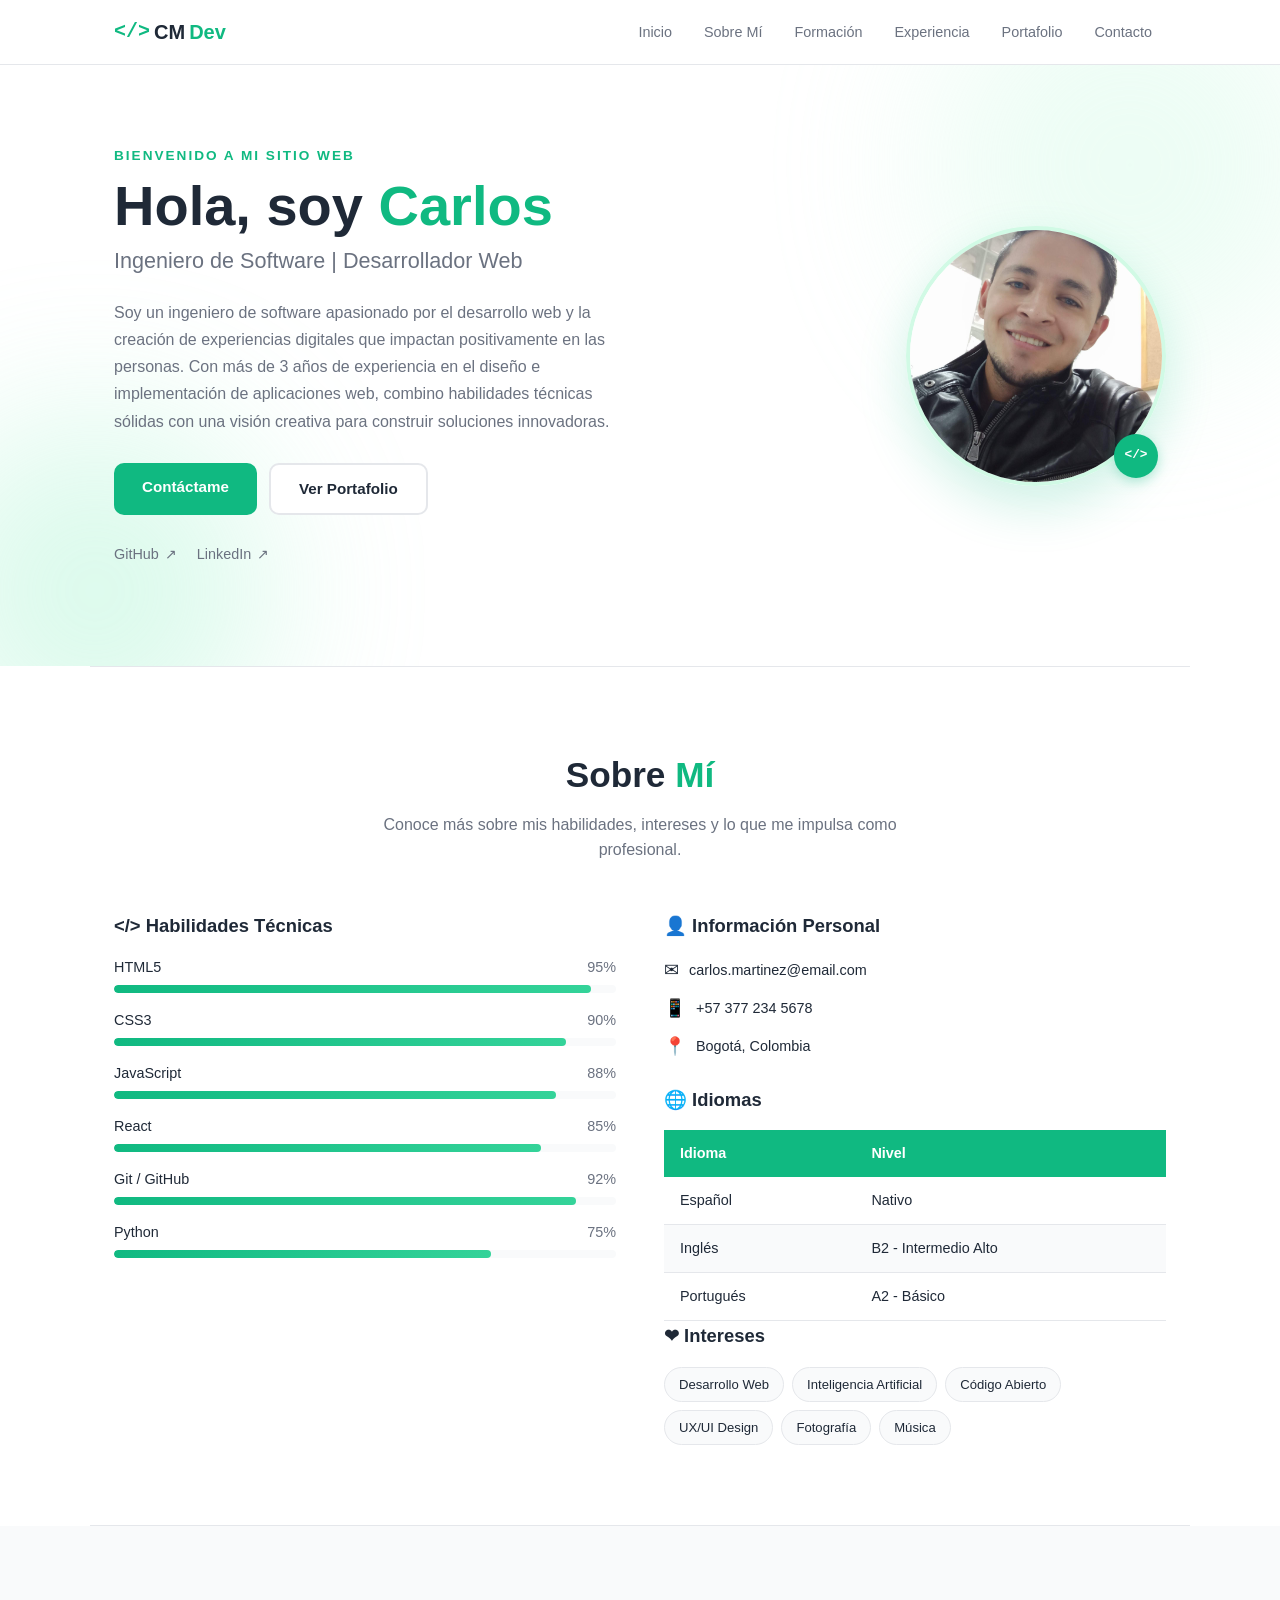
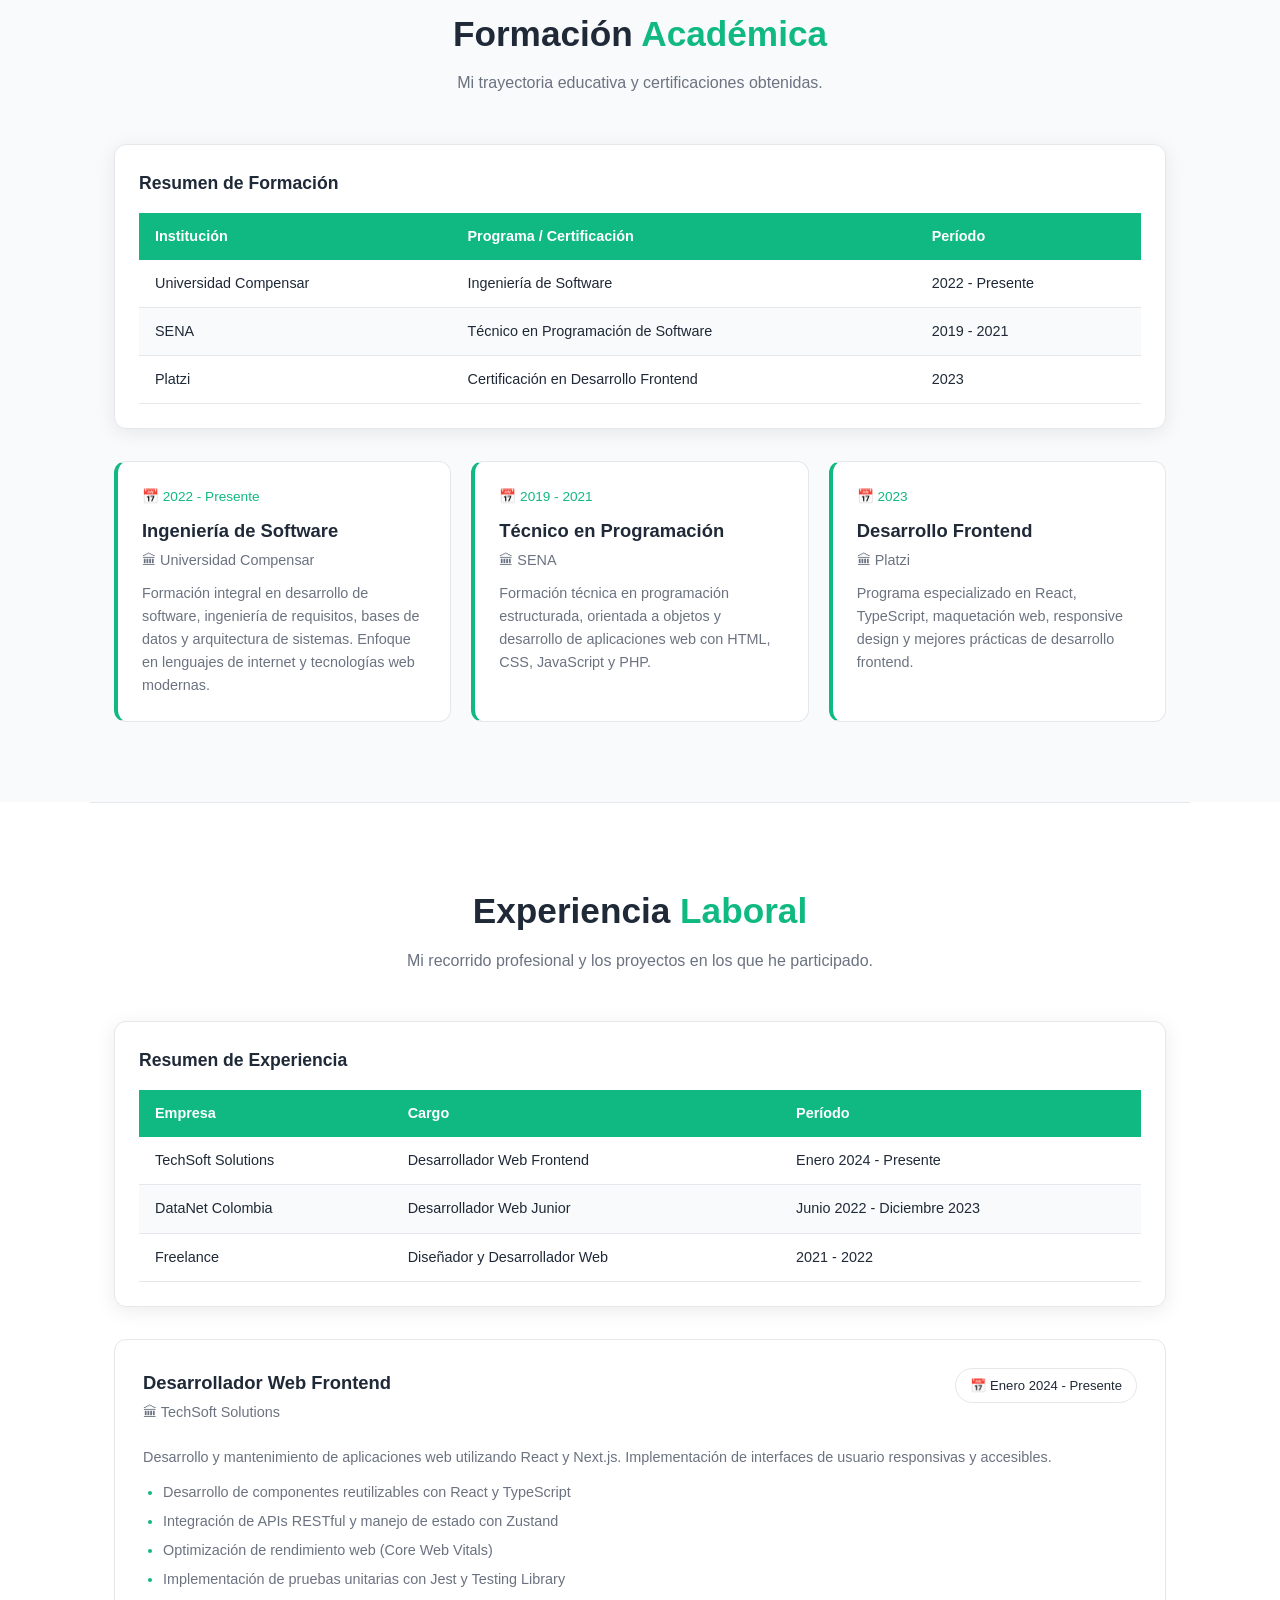
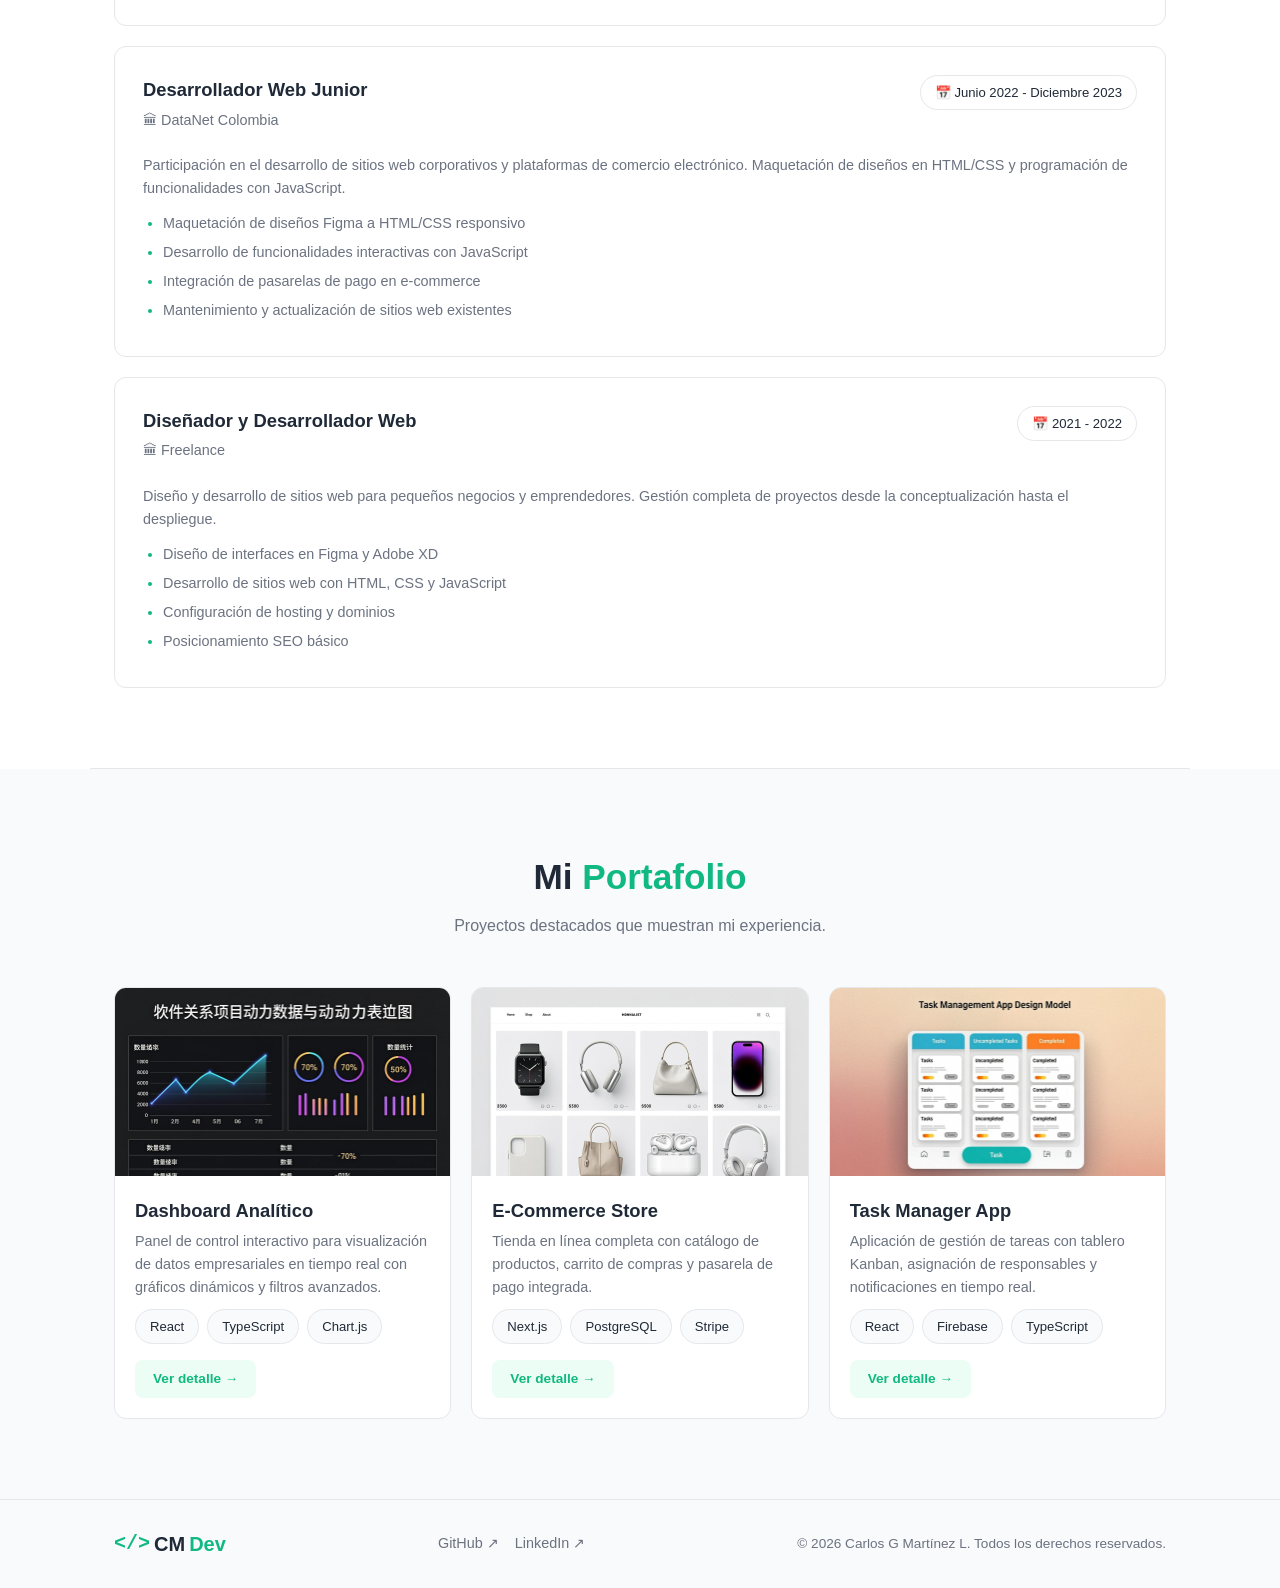
<file: index.html>
<!DOCTYPE html>
<html lang="es">
<head>
    <meta charset="UTF-8">
    <meta name="viewport" content="width=device-width, initial-scale=1.0">
    <title>Carlos G. Martínez | Ingeniero de Software</title>
    <meta name="description" content="Sitio web personal de Carlos G. Martínez - Ingeniero de Software y Desarrollador Web">
    <meta name="keywords" content="hoja de vida, ingeniero de software, desarrollador web, portafolio">
    <link rel="stylesheet" href="styles.css">
</head>
<body>

    <!-- ═══════ NAVEGACIÓN ═══════ -->
    <nav id="navbar">
        <div class="nav-container">
            <a href="index.html" class="logo">
                <span class="logo-code">&lt;/&gt;</span> CM<span class="logo-accent">Dev</span>
            </a>
            <button class="menu-toggle" onclick="toggleMenu()" aria-label="Abrir menú">
                <span class="menu-icon" id="menuIcon">&#9776;</span>
            </button>
            <ul class="nav-links" id="navLinks">
                <li><a href="#inicio">Inicio</a></li>
                <li><a href="#sobre-mi">Sobre Mí</a></li>
                <li><a href="#formacion">Formación</a></li>
                <li><a href="#experiencia">Experiencia</a></li>
                <li><a href="portfolio.html">Portafolio</a></li>
                <li><a href="contact.html">Contacto</a></li>
            </ul>
        </div>
    </nav>

    <!-- ═══════ HERO / INICIO ═══════ -->
    <section id="inicio" class="hero">
        <div class="hero-bg-shapes">
            <div class="shape shape-1"></div>
            <div class="shape shape-2"></div>
        </div>
        <div class="container hero-content">
            <div class="hero-text">
                <p class="hero-greeting">Bienvenido a mi sitio web</p>
                <h1>Hola, soy <span class="highlight">Carlos</span></h1>
                <p class="hero-title">Ingeniero de Software | Desarrollador Web</p>
                <p class="hero-bio">
                    Soy un ingeniero de software apasionado por el desarrollo web y la creación 
                    de experiencias digitales que impactan positivamente en las personas. Con más 
                    de 3 años de experiencia en el diseño e implementación de aplicaciones web, 
                    combino habilidades técnicas sólidas con una visión creativa para construir 
                    soluciones innovadoras.
                </p>
                <div class="hero-buttons">
                    <a href="contact.html" class="btn btn-primary">Contáctame</a>
                    <a href="portfolio.html" class="btn btn-outline">Ver Portafolio</a>
                </div>
                <div class="hero-social">
                    <a href="https://github.com/ingcmartinezvii-cpu" target="_blank" rel="noopener noreferrer">
                        <span>GitHub</span> ↗
                    </a>
                    <a href="https://linkedin.com" target="_blank" rel="noopener noreferrer">
                        <span>LinkedIn</span> ↗
                    </a>
                </div>
            </div>
            <div class="hero-image">
                <div class="profile-circle">
                    <img src="images/perfil.jpg" alt="Foto de perfil de Carlos G. Martínez">
                </div>
                <div class="profile-badge">&lt;/&gt;</div>
            </div>
        </div>
    </section>

    <hr class="section-divider">

    <!-- ═══════ SOBRE MÍ ═══════ -->
    <section id="sobre-mi" class="section">
        <div class="container">
            <h2 class="section-title">Sobre <span class="highlight">Mí</span></h2>
            <p class="section-subtitle">Conoce más sobre mis habilidades, intereses y lo que me impulsa como profesional.</p>

            <div class="about-grid">
                <!-- Habilidades Técnicas -->
                <div class="skills-section">
                    <h3 class="subsection-title">&lt;/&gt; Habilidades Técnicas</h3>
                    <div class="skills-list">
                        <div class="skill-item">
                            <div class="skill-header">
                                <span class="skill-name">HTML5</span>
                                <span class="skill-percent">95%</span>
                            </div>
                            <div class="skill-bar"><div class="skill-fill" style="width: 95%"></div></div>
                        </div>
                        <div class="skill-item">
                            <div class="skill-header">
                                <span class="skill-name">CSS3</span>
                                <span class="skill-percent">90%</span>
                            </div>
                            <div class="skill-bar"><div class="skill-fill" style="width: 90%"></div></div>
                        </div>
                        <div class="skill-item">
                            <div class="skill-header">
                                <span class="skill-name">JavaScript</span>
                                <span class="skill-percent">88%</span>
                            </div>
                            <div class="skill-bar"><div class="skill-fill" style="width: 88%"></div></div>
                        </div>
                        <div class="skill-item">
                            <div class="skill-header">
                                <span class="skill-name">React</span>
                                <span class="skill-percent">85%</span>
                            </div>
                            <div class="skill-bar"><div class="skill-fill" style="width: 85%"></div></div>
                        </div>
                        <div class="skill-item">
                            <div class="skill-header">
                                <span class="skill-name">Git / GitHub</span>
                                <span class="skill-percent">92%</span>
                            </div>
                            <div class="skill-bar"><div class="skill-fill" style="width: 92%"></div></div>
                        </div>
                        <div class="skill-item">
                            <div class="skill-header">
                                <span class="skill-name">Python</span>
                                <span class="skill-percent">75%</span>
                            </div>
                            <div class="skill-bar"><div class="skill-fill" style="width: 75%"></div></div>
                        </div>
                    </div>
                </div>

                <!-- Información Personal -->
                <div class="info-section">
                    <h3 class="subsection-title">👤 Información Personal</h3>
                    <div class="contact-list">
                        <div class="contact-item">
                            <span class="contact-icon">✉</span>
                            <span>carlos.martinez@email.com</span>
                        </div>
                        <div class="contact-item">
                            <span class="contact-icon">📱</span>
                            <span>+57 377 234 5678</span>
                        </div>
                        <div class="contact-item">
                            <span class="contact-icon">📍</span>
                            <span>Bogotá, Colombia</span>
                        </div>
                    </div>

                    <!-- Tabla de Idiomas -->
                    <h3 class="subsection-title">🌐 Idiomas</h3>
                    <table class="data-table">
                        <thead>
                            <tr>
                                <th>Idioma</th>
                                <th>Nivel</th>
                            </tr>
                        </thead>
                        <tbody>
                            <tr>
                                <td>Español</td>
                                <td>Nativo</td>
                            </tr>
                            <tr>
                                <td>Inglés</td>
                                <td>B2 - Intermedio Alto</td>
                            </tr>
                            <tr>
                                <td>Portugués</td>
                                <td>A2 - Básico</td>
                            </tr>
                        </tbody>
                    </table>

                    <!-- Intereses -->
                    <h3 class="subsection-title">❤ Intereses</h3>
                    <div class="badges">
                        <span class="badge">Desarrollo Web</span>
                        <span class="badge">Inteligencia Artificial</span>
                        <span class="badge">Código Abierto</span>
                        <span class="badge">UX/UI Design</span>
                        <span class="badge">Fotografía</span>
                        <span class="badge">Música</span>
                    </div>
                </div>
            </div>
        </div>
    </section>

    <hr class="section-divider">

    <!-- ═══════ FORMACIÓN ACADÉMICA ═══════ -->
    <section id="formacion" class="section section-alt">
        <div class="container">
            <h2 class="section-title">Formación <span class="highlight">Académica</span></h2>
            <p class="section-subtitle">Mi trayectoria educativa y certificaciones obtenidas.</p>

            <!-- Tabla resumen -->
            <div class="table-card">
                <h3 class="table-title">Resumen de Formación</h3>
                <table class="data-table">
                    <thead>
                        <tr>
                            <th>Institución</th>
                            <th>Programa / Certificación</th>
                            <th>Período</th>
                        </tr>
                    </thead>
                    <tbody>
                        <tr>
                            <td>Universidad Compensar</td>
                            <td>Ingeniería de Software</td>
                            <td>2022 - Presente</td>
                        </tr>
                        <tr>
                            <td>SENA</td>
                            <td>Técnico en Programación de Software</td>
                            <td>2019 - 2021</td>
                        </tr>
                        <tr>
                            <td>Platzi</td>
                            <td>Certificación en Desarrollo Frontend</td>
                            <td>2023</td>
                        </tr>
                    </tbody>
                </table>
            </div>

            <!-- Tarjetas de formación -->
            <div class="cards-grid">
                <div class="card card-accent">
                    <div class="card-period">📅 2022 - Presente</div>
                    <h3 class="card-title">Ingeniería de Software</h3>
                    <p class="card-institution">🏛 Universidad Compensar</p>
                    <p class="card-description">
                        Formación integral en desarrollo de software, ingeniería de requisitos, 
                        bases de datos y arquitectura de sistemas. Enfoque en lenguajes de 
                        internet y tecnologías web modernas.
                    </p>
                </div>
                <div class="card card-accent">
                    <div class="card-period">📅 2019 - 2021</div>
                    <h3 class="card-title">Técnico en Programación</h3>
                    <p class="card-institution">🏛 SENA</p>
                    <p class="card-description">
                        Formación técnica en programación estructurada, orientada a objetos 
                        y desarrollo de aplicaciones web con HTML, CSS, JavaScript y PHP.
                    </p>
                </div>
                <div class="card card-accent">
                    <div class="card-period">📅 2023</div>
                    <h3 class="card-title">Desarrollo Frontend</h3>
                    <p class="card-institution">🏛 Platzi</p>
                    <p class="card-description">
                        Programa especializado en React, TypeScript, maquetación web, 
                        responsive design y mejores prácticas de desarrollo frontend.
                    </p>
                </div>
            </div>
        </div>
    </section>

    <hr class="section-divider">

    <!-- ═══════ EXPERIENCIA LABORAL ═══════ -->
    <section id="experiencia" class="section">
        <div class="container">
            <h2 class="section-title">Experiencia <span class="highlight">Laboral</span></h2>
            <p class="section-subtitle">Mi recorrido profesional y los proyectos en los que he participado.</p>

            <!-- Tabla resumen -->
            <div class="table-card">
                <h3 class="table-title">Resumen de Experiencia</h3>
                <table class="data-table">
                    <thead>
                        <tr>
                            <th>Empresa</th>
                            <th>Cargo</th>
                            <th>Período</th>
                        </tr>
                    </thead>
                    <tbody>
                        <tr>
                            <td>TechSoft Solutions</td>
                            <td>Desarrollador Web Frontend</td>
                            <td>Enero 2024 - Presente</td>
                        </tr>
                        <tr>
                            <td>DataNet Colombia</td>
                            <td>Desarrollador Web Junior</td>
                            <td>Junio 2022 - Diciembre 2023</td>
                        </tr>
                        <tr>
                            <td>Freelance</td>
                            <td>Diseñador y Desarrollador Web</td>
                            <td>2021 - 2022</td>
                        </tr>
                    </tbody>
                </table>
            </div>

            <!-- Tarjetas de experiencia -->
            <div class="experience-list">
                <div class="experience-card">
                    <div class="experience-header">
                        <div>
                            <h3 class="card-title">Desarrollador Web Frontend</h3>
                            <p class="card-institution">🏛 TechSoft Solutions</p>
                        </div>
                        <span class="badge badge-period">📅 Enero 2024 - Presente</span>
                    </div>
                    <p class="card-description">
                        Desarrollo y mantenimiento de aplicaciones web utilizando React y Next.js. 
                        Implementación de interfaces de usuario responsivas y accesibles.
                    </p>
                    <ul class="task-list">
                        <li>Desarrollo de componentes reutilizables con React y TypeScript</li>
                        <li>Integración de APIs RESTful y manejo de estado con Zustand</li>
                        <li>Optimización de rendimiento web (Core Web Vitals)</li>
                        <li>Implementación de pruebas unitarias con Jest y Testing Library</li>
                    </ul>
                </div>

                <div class="experience-card">
                    <div class="experience-header">
                        <div>
                            <h3 class="card-title">Desarrollador Web Junior</h3>
                            <p class="card-institution">🏛 DataNet Colombia</p>
                        </div>
                        <span class="badge badge-period">📅 Junio 2022 - Diciembre 2023</span>
                    </div>
                    <p class="card-description">
                        Participación en el desarrollo de sitios web corporativos y plataformas 
                        de comercio electrónico. Maquetación de diseños en HTML/CSS y programación 
                        de funcionalidades con JavaScript.
                    </p>
                    <ul class="task-list">
                        <li>Maquetación de diseños Figma a HTML/CSS responsivo</li>
                        <li>Desarrollo de funcionalidades interactivas con JavaScript</li>
                        <li>Integración de pasarelas de pago en e-commerce</li>
                        <li>Mantenimiento y actualización de sitios web existentes</li>
                    </ul>
                </div>

                <div class="experience-card">
                    <div class="experience-header">
                        <div>
                            <h3 class="card-title">Diseñador y Desarrollador Web</h3>
                            <p class="card-institution">🏛 Freelance</p>
                        </div>
                        <span class="badge badge-period">📅 2021 - 2022</span>
                    </div>
                    <p class="card-description">
                        Diseño y desarrollo de sitios web para pequeños negocios y emprendedores. 
                        Gestión completa de proyectos desde la conceptualización hasta el despliegue.
                    </p>
                    <ul class="task-list">
                        <li>Diseño de interfaces en Figma y Adobe XD</li>
                        <li>Desarrollo de sitios web con HTML, CSS y JavaScript</li>
                        <li>Configuración de hosting y dominios</li>
                        <li>Posicionamiento SEO básico</li>
                    </ul>
                </div>
            </div>
        </div>
    </section>

    <hr class="section-divider">

    <!-- ═══════ PORTAFOLIO RESUMEN ═══════ -->
    <section id="portafolio" class="section section-alt">
        <div class="container">
            <h2 class="section-title">Mi <span class="highlight">Portafolio</span></h2>
            <p class="section-subtitle">Proyectos destacados que muestran mi experiencia.</p>

            <div class="portfolio-grid">
                <div class="portfolio-card">
                    <div class="portfolio-image">
                        <img src="images/proyecto1.jpg" alt="Dashboard Analítico">
                    </div>
                    <div class="portfolio-info">
                        <h3 class="card-title">Dashboard Analítico</h3>
                        <p class="card-description">
                            Panel de control interactivo para visualización de datos empresariales 
                            en tiempo real con gráficos dinámicos y filtros avanzados.
                        </p>
                        <div class="badges">
                            <span class="badge">React</span>
                            <span class="badge">TypeScript</span>
                            <span class="badge">Chart.js</span>
                        </div>
                        <a href="portfolio.html" class="btn btn-small">Ver detalle →</a>
                    </div>
                </div>

                <div class="portfolio-card">
                    <div class="portfolio-image">
                        <img src="images/proyecto2.jpg" alt="E-Commerce Store">
                    </div>
                    <div class="portfolio-info">
                        <h3 class="card-title">E-Commerce Store</h3>
                        <p class="card-description">
                            Tienda en línea completa con catálogo de productos, carrito de compras 
                            y pasarela de pago integrada.
                        </p>
                        <div class="badges">
                            <span class="badge">Next.js</span>
                            <span class="badge">PostgreSQL</span>
                            <span class="badge">Stripe</span>
                        </div>
                        <a href="portfolio.html" class="btn btn-small">Ver detalle →</a>
                    </div>
                </div>

                <div class="portfolio-card">
                    <div class="portfolio-image">
                        <img src="images/proyecto3.jpg" alt="Task Manager App">
                    </div>
                    <div class="portfolio-info">
                        <h3 class="card-title">Task Manager App</h3>
                        <p class="card-description">
                            Aplicación de gestión de tareas con tablero Kanban, asignación de 
                            responsables y notificaciones en tiempo real.
                        </p>
                        <div class="badges">
                            <span class="badge">React</span>
                            <span class="badge">Firebase</span>
                            <span class="badge">TypeScript</span>
                        </div>
                        <a href="portfolio.html" class="btn btn-small">Ver detalle →</a>
                    </div>
                </div>
            </div>
        </div>
    </section>

    <!-- ═══════ FOOTER ═══════ -->
    <footer class="footer">
        <div class="container footer-content">
            <a href="index.html" class="logo">
                <span class="logo-code">&lt;/&gt;</span> CM<span class="logo-accent">Dev</span>
            </a>
            <div class="footer-social">
                <a href="https://github.com/ingcmartinezvii-cpu" target="_blank" rel="noopener noreferrer">GitHub ↗</a>
                <a href="https://linkedin.com" target="_blank" rel="noopener noreferrer">LinkedIn ↗</a>
            </div>
            <p class="footer-copy">© 2026 Carlos G Martínez L. Todos los derechos reservados.</p>
        </div>
    </footer>

    <!-- Botón volver arriba -->
    <button id="scrollTopBtn" class="scroll-top" onclick="scrollToTop()" aria-label="Volver arriba">↑</button>

    <script src="script.js"></script>
</body>
</html>
</file>
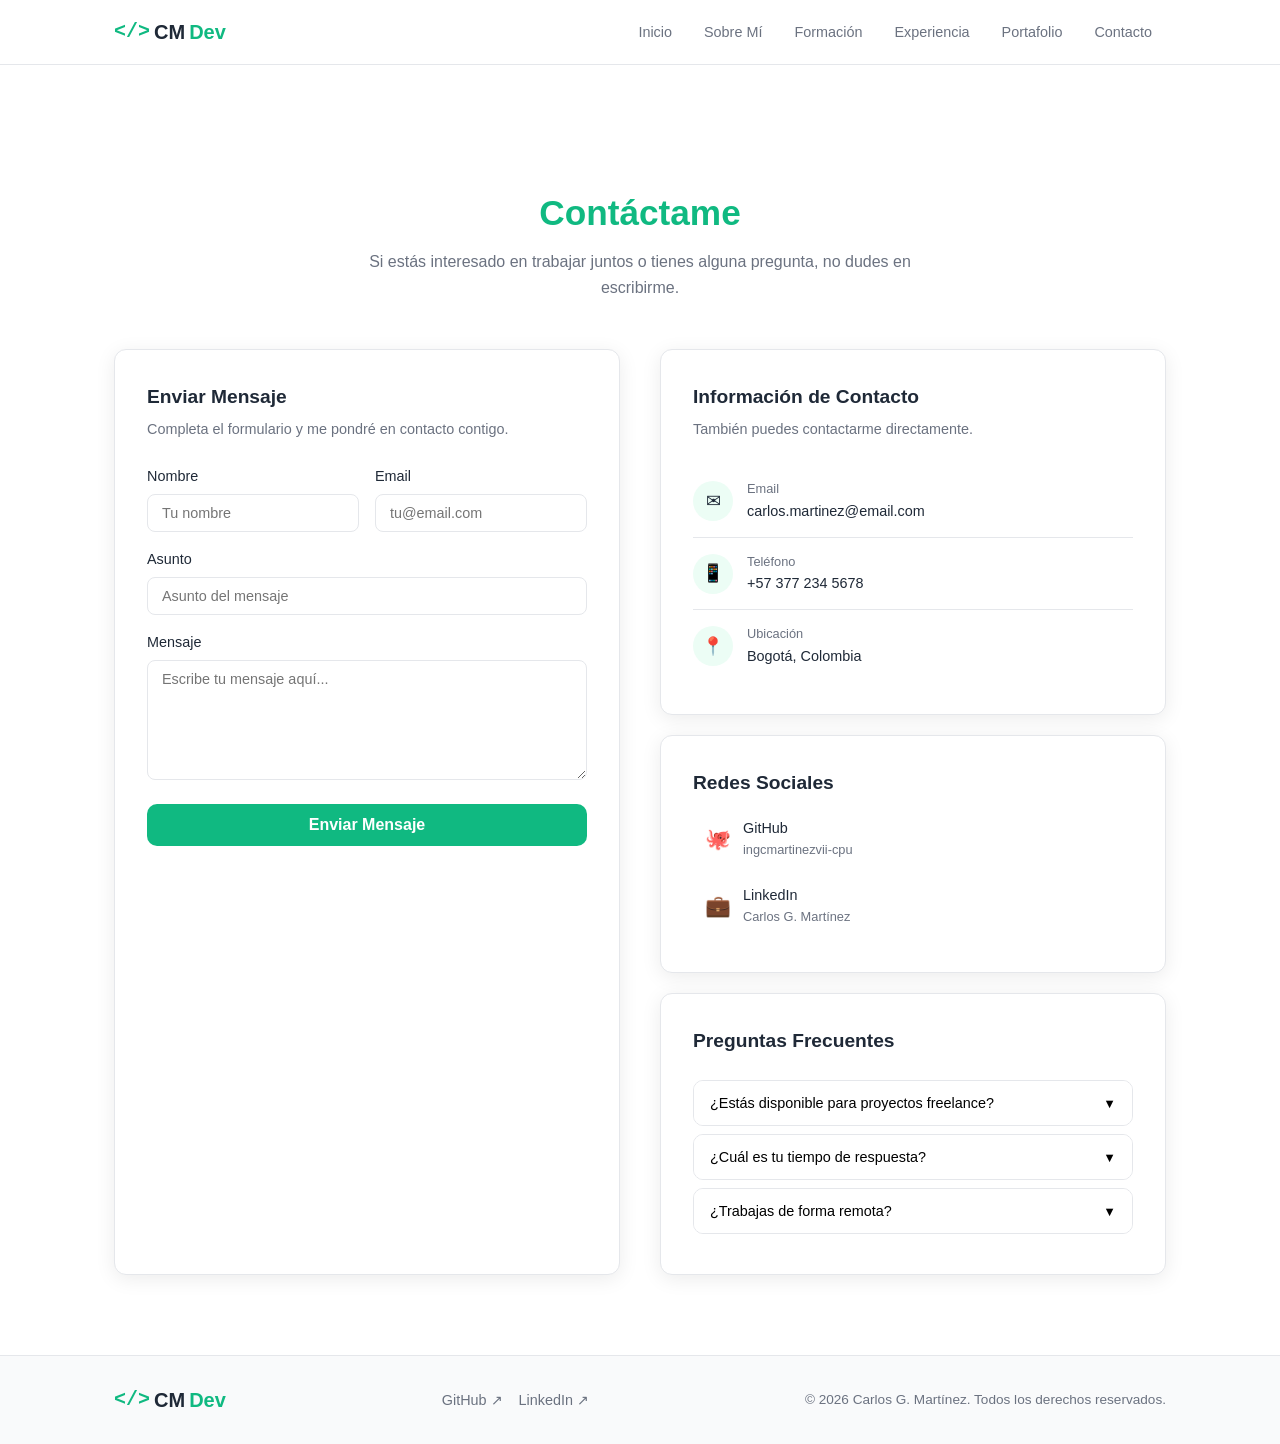
<file: contact.html>
<!DOCTYPE html>
<html lang="es">
<head>
    <meta charset="UTF-8">
    <meta name="viewport" content="width=device-width, initial-scale=1.0">
    <title>Contacto - Carlos Martínez</title>
    <link rel="stylesheet" href="styles.css">
</head>
<body>

    <!-- Navegación -->
    <nav id="navbar">
        <div class="nav-container">
            <a href="index.html" class="logo">
                <span class="logo-code">&lt;/&gt;</span> CM<span class="logo-accent">Dev</span>
            </a>
            <button class="menu-toggle" onclick="toggleMenu()" aria-label="Abrir menú">
                <span class="menu-icon" id="menuIcon">&#9776;</span>
            </button>
            <ul class="nav-links" id="navLinks">
                <li><a href="index.html">Inicio</a></li>
                <li><a href="index.html#sobre-mi">Sobre Mí</a></li>
                <li><a href="index.html#formacion">Formación</a></li>
                <li><a href="index.html#experiencia">Experiencia</a></li>
                <li><a href="portfolio.html">Portafolio</a></li>
                <li><a href="contact.html">Contacto</a></li>
            </ul>
        </div>
    </nav>

    <!-- Contacto -->
    <section class="contact-page">
        <div class="container">
            <h2 class="section-title"><span class="highlight">Contáctame</span></h2>
            <p class="section-subtitle">Si estás interesado en trabajar juntos o tienes alguna pregunta, no dudes en escribirme.</p>

            <div class="contact-grid">
                <!-- Formulario -->
                <div class="form-card">
                    <h3>Enviar Mensaje</h3>
                    <p>Completa el formulario y me pondré en contacto contigo.</p>
                    <form id="contactForm" method="post" action="#">
                        <div class="form-row">
                            <div class="form-group">
                                <label for="nombre">Nombre</label>
                                <input type="text" id="nombre" name="nombre" placeholder="Tu nombre" required>
                            </div>
                            <div class="form-group">
                                <label for="email">Email</label>
                                <input type="email" id="email" name="email" placeholder="tu@email.com" required>
                            </div>
                        </div>
                        <div class="form-group">
                            <label for="asunto">Asunto</label>
                            <input type="text" id="asunto" name="asunto" placeholder="Asunto del mensaje" required>
                        </div>
                        <div class="form-group">
                            <label for="mensaje">Mensaje</label>
                            <textarea id="mensaje" name="mensaje" placeholder="Escribe tu mensaje aquí..." rows="5" required></textarea>
                        </div>
                        <button type="submit" class="btn btn-primary btn-submit">Enviar Mensaje</button>
                    </form>
                </div>

                <!-- Información de contacto -->
                <div>
                    <div class="info-card" style="margin-bottom: 20px;">
                        <h3>Información de Contacto</h3>
                        <p>También puedes contactarme directamente.</p>
                        <div class="contact-info-item">
                            <div class="contact-info-icon">✉</div>
                            <div>
                                <div class="contact-info-label">Email</div>
                                <div class="contact-info-text">carlos.martinez@email.com</div>
                            </div>
                        </div>
                        <div class="contact-info-item">
                            <div class="contact-info-icon">📱</div>
                            <div>
                                <div class="contact-info-label">Teléfono</div>
                                <div class="contact-info-text">+57 377 234 5678</div>
                            </div>
                        </div>
                        <div class="contact-info-item">
                            <div class="contact-info-icon">📍</div>
                            <div>
                                <div class="contact-info-label">Ubicación</div>
                                <div class="contact-info-text">Bogotá, Colombia</div>
                            </div>
                        </div>
                    </div>

                    <div class="info-card" style="margin-bottom: 20px;">
                        <h3>Redes Sociales</h3>
                        <a href="https://github.com/ingcmartinezvii-cpu" target="_blank" rel="noopener noreferrer" class="social-link">
                            <span style="font-size: 1.3rem;">🐙</span>
                            <div>
                                <div class="social-link-text">GitHub</div>
                                <div class="social-link-sub">ingcmartinezvii-cpu</div>
                            </div>
                        </a>
                        <a href="https://linkedin.com" target="_blank" rel="noopener noreferrer" class="social-link">
                            <span style="font-size: 1.3rem;">💼</span>
                            <div>
                                <div class="social-link-text">LinkedIn</div>
                                <div class="social-link-sub">Carlos G. Martínez</div>
                            </div>
                        </a>
                    </div>

                    <!-- FAQ Acordeón -->
                    <div class="info-card">
                        <h3>Preguntas Frecuentes</h3>
                        <div class="faq-section">
                            <div class="faq-item">
                                <button class="faq-question">
                                    ¿Estás disponible para proyectos freelance?
                                    <span class="faq-arrow">▼</span>
                                </button>
                                <div class="faq-answer">
                                    Sí, estoy disponible para proyectos freelance. Dependiendo de 
                                    la complejidad y el tiempo requerido, podemos acordar un plan de 
                                    trabajo adecuado a tus necesidades.
                                </div>
                            </div>
                            <div class="faq-item">
                                <button class="faq-question">
                                    ¿Cuál es tu tiempo de respuesta?
                                    <span class="faq-arrow">▼</span>
                                </button>
                                <div class="faq-answer">
                                    Generalmente respondo en un plazo de 24 a 48 horas. Para 
                                    proyectos urgentes, puedes contactarme directamente por teléfono.
                                </div>
                            </div>
                            <div class="faq-item">
                                <button class="faq-question">
                                    ¿Trabajas de forma remota?
                                    <span class="faq-arrow">▼</span>
                                </button>
                                <div class="faq-answer">
                                    Sí, tengo experiencia trabajando de forma remota con equipos 
                                    distribuidos. Utilizo herramientas como Git, Slack y Jira para 
                                    la colaboración efectiva.
                                </div>
                            </div>
                        </div>
                    </div>
                </div>
            </div>
        </div>
    </section>

    <!-- Footer -->
    <footer class="footer">
        <div class="container footer-content">
            <a href="index.html" class="logo">
                <span class="logo-code">&lt;/&gt;</span> CM<span class="logo-accent">Dev</span>
            </a>
            <div class="footer-social">
                <a href="https://github.com/ingcmartinezvii-cpu" target="_blank" rel="noopener noreferrer">GitHub ↗</a>
                <a href="https://linkedin.com" target="_blank" rel="noopener noreferrer">LinkedIn ↗</a>
            </div>
            <p class="footer-copy">© 2026 Carlos G. Martínez. Todos los derechos reservados.</p>
        </div>
    </footer>

    <button id="scrollTopBtn" class="scroll-top" onclick="scrollToTop()" aria-label="Volver arriba">↑</button>
    <script src="script.js"></script>
</body>
</html>
</file>
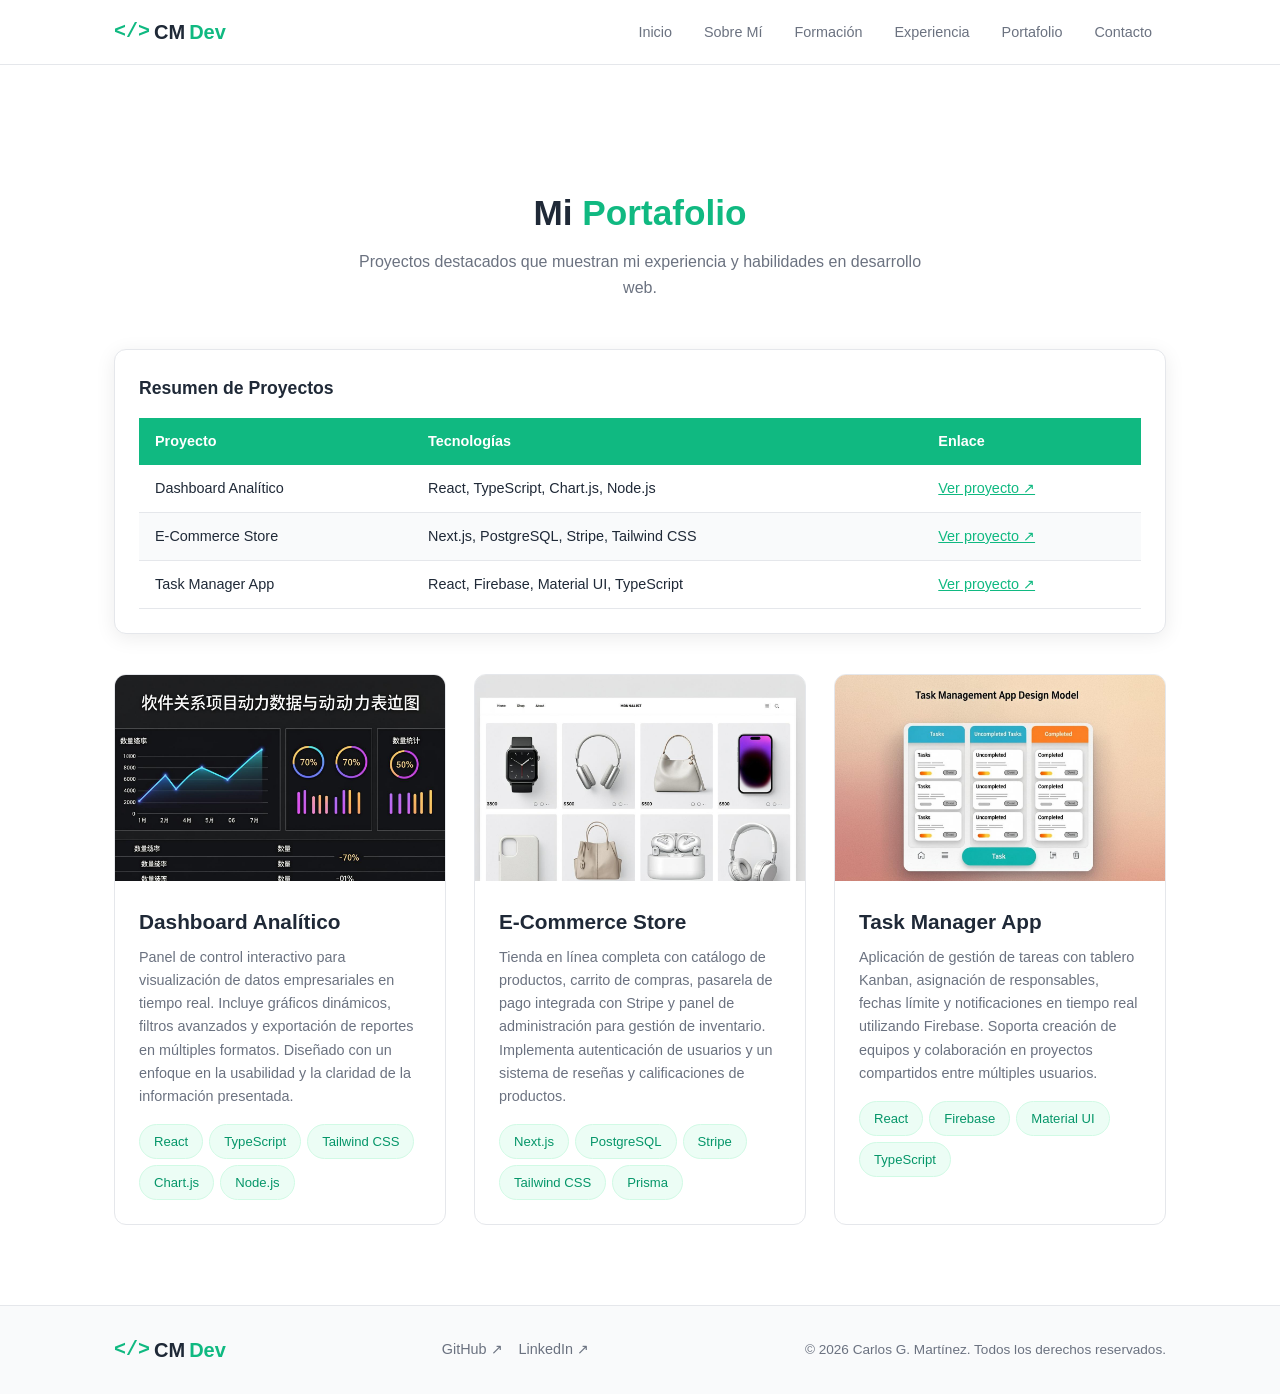
<file: portfolio.html>
<!DOCTYPE html>
<html lang="es">
<head>
    <meta charset="UTF-8">
    <meta name="viewport" content="width=device-width, initial-scale=1.0">
    <title>Portafolio - Carlos G. Martínez</title>
    <link rel="stylesheet" href="styles.css">
</head>
<body>

    <!-- Navegación -->
    <nav id="navbar">
        <div class="nav-container">
            <a href="index.html" class="logo">
                <span class="logo-code">&lt;/&gt;</span> CM<span class="logo-accent">Dev</span>
            </a>
            <button class="menu-toggle" onclick="toggleMenu()" aria-label="Abrir menú">
                <span class="menu-icon" id="menuIcon">&#9776;</span>
            </button>
            <ul class="nav-links" id="navLinks">
                <li><a href="index.html">Inicio</a></li>
                <li><a href="index.html#sobre-mi">Sobre Mí</a></li>
                <li><a href="index.html#formacion">Formación</a></li>
                <li><a href="index.html#experiencia">Experiencia</a></li>
                <li><a href="portfolio.html">Portafolio</a></li>
                <li><a href="contact.html">Contacto</a></li>
            </ul>
        </div>
    </nav>

    <!-- Portafolio -->
    <section class="portfolio-detail">
        <div class="container">
            <h2 class="section-title">Mi <span class="highlight">Portafolio</span></h2>
            <p class="section-subtitle">Proyectos destacados que muestran mi experiencia y habilidades en desarrollo web.</p>

            <!-- Tabla resumen -->
            <div class="table-card">
                <h3 class="table-title">Resumen de Proyectos</h3>
                <table class="data-table">
                    <thead>
                        <tr>
                            <th>Proyecto</th>
                            <th>Tecnologías</th>
                            <th>Enlace</th>
                        </tr>
                    </thead>
                    <tbody>
                        <tr>
                            <td>Dashboard Analítico</td>
                            <td>React, TypeScript, Chart.js, Node.js</td>
                            <td><a href="#" style="color: var(--primary);">Ver proyecto ↗</a></td>
                        </tr>
                        <tr>
                            <td>E-Commerce Store</td>
                            <td>Next.js, PostgreSQL, Stripe, Tailwind CSS</td>
                            <td><a href="#" style="color: var(--primary);">Ver proyecto ↗</a></td>
                        </tr>
                        <tr>
                            <td>Task Manager App</td>
                            <td>React, Firebase, Material UI, TypeScript</td>
                            <td><a href="#" style="color: var(--primary);">Ver proyecto ↗</a></td>
                        </tr>
                    </tbody>
                </table>
            </div>

            <div class="portfolio-detail-grid">
                <div class="portfolio-detail-card">
                    <div class="portfolio-image">
                        <img src="images/proyecto1.jpg" alt="Dashboard Analítico">
                    </div>
                    <div class="portfolio-info">
                        <h3>Dashboard Analítico</h3>
                        <p class="card-description">
                            Panel de control interactivo para visualización de datos empresariales 
                            en tiempo real. Incluye gráficos dinámicos, filtros avanzados y 
                            exportación de reportes en múltiples formatos. Diseñado con un enfoque 
                            en la usabilidad y la claridad de la información presentada.
                        </p>
                        <div class="tech-list">
                            <span class="badge">React</span>
                            <span class="badge">TypeScript</span>
                            <span class="badge">Tailwind CSS</span>
                            <span class="badge">Chart.js</span>
                            <span class="badge">Node.js</span>
                        </div>
                    </div>
                </div>

                <div class="portfolio-detail-card">
                    <div class="portfolio-image">
                        <img src="images/proyecto2.jpg" alt="E-Commerce Store">
                    </div>
                    <div class="portfolio-info">
                        <h3>E-Commerce Store</h3>
                        <p class="card-description">
                            Tienda en línea completa con catálogo de productos, carrito de compras, 
                            pasarela de pago integrada con Stripe y panel de administración para 
                            gestión de inventario. Implementa autenticación de usuarios y un sistema 
                            de reseñas y calificaciones de productos.
                        </p>
                        <div class="tech-list">
                            <span class="badge">Next.js</span>
                            <span class="badge">PostgreSQL</span>
                            <span class="badge">Stripe</span>
                            <span class="badge">Tailwind CSS</span>
                            <span class="badge">Prisma</span>
                        </div>
                    </div>
                </div>

                <div class="portfolio-detail-card">
                    <div class="portfolio-image">
                        <img src="images/proyecto3.jpg" alt="Task Manager App">
                    </div>
                    <div class="portfolio-info">
                        <h3>Task Manager App</h3>
                        <p class="card-description">
                            Aplicación de gestión de tareas con tablero Kanban, asignación de 
                            responsables, fechas límite y notificaciones en tiempo real utilizando 
                            Firebase. Soporta creación de equipos y colaboración en proyectos 
                            compartidos entre múltiples usuarios.
                        </p>
                        <div class="tech-list">
                            <span class="badge">React</span>
                            <span class="badge">Firebase</span>
                            <span class="badge">Material UI</span>
                            <span class="badge">TypeScript</span>
                        </div>
                    </div>
                </div>
            </div>
        </div>
    </section>

    <!-- Footer -->
    <footer class="footer">
        <div class="container footer-content">
            <a href="index.html" class="logo">
                <span class="logo-code">&lt;/&gt;</span> CM<span class="logo-accent">Dev</span>
            </a>
            <div class="footer-social">
                <a href="https://github.com/ingcmartinezvii-cpu" target="_blank" rel="noopener noreferrer">GitHub ↗</a>
                <a href="https://linkedin.com" target="_blank" rel="noopener noreferrer">LinkedIn ↗</a>
            </div>
            <p class="footer-copy">© 2026 Carlos G. Martínez. Todos los derechos reservados.</p>
        </div>
    </footer>

    <button id="scrollTopBtn" class="scroll-top" onclick="scrollToTop()" aria-label="Volver arriba">↑</button>
    <script src="script.js"></script>
</body>
</html>
</file>
<file: styles.css>
/* ═══════ RESET Y BASE ═══════ */
* {
    margin: 0;
    padding: 0;
    box-sizing: border-box;
}

:root {
    --primary: #10b981;
    --primary-dark: #059669;
    --primary-light: #d1fae5;
    --primary-bg: #ecfdf5;
    --text: #1f2937;
    --text-muted: #6b7280;
    --bg: #ffffff;
    --bg-alt: #f9fafb;
    --border: #e5e7eb;
    --radius: 12px;
    --shadow: 0 4px 20px rgba(0,0,0,0.08);
    --shadow-hover: 0 8px 30px rgba(0,0,0,0.12);
}

html {
    scroll-behavior: smooth;
}

body {
    font-family: -apple-system, BlinkMacSystemFont, 'Segoe UI', Roboto, 'Helvetica Neue', Arial, sans-serif;
    color: var(--text);
    background: var(--bg);
    line-height: 1.6;
}

.container {
    max-width: 1100px;
    margin: 0 auto;
    padding: 0 24px;
}

/* ═══════ NAVEGACIÓN ═══════ */
nav {
    position: sticky;
    top: 0;
    z-index: 100;
    background: rgba(255,255,255,0.9);
    backdrop-filter: blur(12px);
    border-bottom: 1px solid var(--border);
}

.nav-container {
    max-width: 1100px;
    margin: 0 auto;
    padding: 0 24px;
    display: flex;
    align-items: center;
    justify-content: space-between;
    height: 64px;
}

.logo {
    font-size: 1.25rem;
    font-weight: 700;
    text-decoration: none;
    color: var(--text);
    display: flex;
    align-items: center;
    gap: 4px;
}

.logo-code {
    color: var(--primary);
    font-family: monospace;
}

.logo-accent {
    color: var(--primary);
}

.nav-links {
    list-style: none;
    display: flex;
    gap: 4px;
}

.nav-links a {
    text-decoration: none;
    color: var(--text-muted);
    padding: 8px 14px;
    border-radius: 8px;
    font-size: 0.9rem;
    font-weight: 500;
    transition: all 0.2s;
}

.nav-links a:hover {
    color: var(--text);
    background: var(--bg-alt);
}

.menu-toggle {
    display: none;
    background: none;
    border: none;
    font-size: 1.5rem;
    cursor: pointer;
    color: var(--text);
}

/* ═══════ HERO ═══════ */
.hero {
    position: relative;
    padding: 80px 0 100px;
    overflow: hidden;
}

.hero-bg-shapes {
    position: absolute;
    inset: 0;
    z-index: -1;
    pointer-events: none;
}

.shape {
    position: absolute;
    border-radius: 50%;
    filter: blur(80px);
    opacity: 0.4;
}

.shape-1 {
    width: 400px;
    height: 400px;
    background: var(--primary-light);
    top: -100px;
    right: -50px;
}

.shape-2 {
    width: 350px;
    height: 350px;
    background: #a7f3d0;
    bottom: -100px;
    left: -80px;
}

.hero-content {
    display: flex;
    align-items: center;
    gap: 60px;
}

.hero-text {
    flex: 1;
}

.hero-greeting {
    color: var(--primary);
    font-size: 0.85rem;
    font-weight: 600;
    letter-spacing: 2px;
    text-transform: uppercase;
    margin-bottom: 8px;
}

.hero h1 {
    font-size: 3.5rem;
    font-weight: 800;
    line-height: 1.1;
    margin-bottom: 8px;
}

.highlight {
    color: var(--primary);
}

.hero-title {
    font-size: 1.35rem;
    color: var(--text-muted);
    font-weight: 300;
    margin-bottom: 20px;
}

.hero-bio {
    color: var(--text-muted);
    max-width: 520px;
    line-height: 1.7;
    margin-bottom: 28px;
}

.hero-buttons {
    display: flex;
    gap: 12px;
    margin-bottom: 28px;
    flex-wrap: wrap;
}

.hero-social {
    display: flex;
    gap: 20px;
}

.hero-social a {
    display: flex;
    align-items: center;
    gap: 6px;
    text-decoration: none;
    color: var(--text-muted);
    font-size: 0.9rem;
    transition: color 0.2s;
}

.hero-social a:hover {
    color: var(--text);
}

/* Profile Image */
.hero-image {
    flex-shrink: 0;
    position: relative;
}

.profile-circle {
    width: 260px;
    height: 260px;
    border-radius: 50%;
    overflow: hidden;
    border: 4px solid var(--primary-light);
    box-shadow: 0 20px 50px rgba(16,185,129,0.2);
}

.profile-circle img {
    width: 100%;
    height: 100%;
    object-fit: cover;
}

.profile-badge {
    position: absolute;
    bottom: 8px;
    right: 8px;
    background: var(--primary);
    color: white;
    width: 44px;
    height: 44px;
    border-radius: 50%;
    display: flex;
    align-items: center;
    justify-content: center;
    font-family: monospace;
    font-size: 0.8rem;
    font-weight: 700;
    box-shadow: 0 4px 12px rgba(16,185,129,0.3);
}

/* ═══════ BOTONES ═══════ */
.btn {
    display: inline-block;
    padding: 12px 28px;
    border-radius: 10px;
    font-size: 0.95rem;
    font-weight: 600;
    text-decoration: none;
    transition: all 0.2s;
    cursor: pointer;
    border: none;
}

.btn-primary {
    background: var(--primary);
    color: white;
}

.btn-primary:hover {
    background: var(--primary-dark);
    transform: translateY(-1px);
    box-shadow: 0 4px 12px rgba(16,185,129,0.3);
}

.btn-outline {
    border: 2px solid var(--border);
    color: var(--text);
    background: white;
}

.btn-outline:hover {
    border-color: var(--primary);
    color: var(--primary);
}

.btn-small {
    padding: 8px 18px;
    font-size: 0.85rem;
    color: var(--primary);
    background: var(--primary-bg);
    border-radius: 8px;
    font-weight: 600;
    display: inline-block;
    margin-top: 12px;
}

.btn-small:hover {
    background: var(--primary-light);
}

/* ═══════ SECCIONES ═══════ */
.section {
    padding: 80px 0;
}

.section-alt {
    background: var(--bg-alt);
}

.section-title {
    font-size: 2.2rem;
    font-weight: 700;
    text-align: center;
    margin-bottom: 8px;
}

.section-subtitle {
    color: var(--text-muted);
    text-align: center;
    max-width: 600px;
    margin: 0 auto 48px;
}

.section-divider {
    border: none;
    height: 1px;
    background: var(--border);
    max-width: 1100px;
    margin: 0 auto;
}

.subsection-title {
    font-size: 1.15rem;
    font-weight: 600;
    margin-bottom: 16px;
    display: flex;
    align-items: center;
    gap: 8px;
}

/* ═══════ SOBRE MÍ GRID ═══════ */
.about-grid {
    display: grid;
    grid-template-columns: 1fr 1fr;
    gap: 48px;
}

/* Skills */
.skill-item {
    margin-bottom: 16px;
}

.skill-header {
    display: flex;
    justify-content: space-between;
    margin-bottom: 6px;
}

.skill-name {
    font-size: 0.9rem;
    font-weight: 500;
}

.skill-percent {
    font-size: 0.9rem;
    color: var(--text-muted);
}

.skill-bar {
    height: 8px;
    background: var(--bg-alt);
    border-radius: 4px;
    overflow: hidden;
}

.skill-fill {
    height: 100%;
    background: linear-gradient(90deg, var(--primary), #34d399);
    border-radius: 4px;
    transition: width 1s ease;
}

/* Contact Info */
.contact-list {
    display: flex;
    flex-direction: column;
    gap: 10px;
    margin-bottom: 24px;
}

.contact-item {
    display: flex;
    align-items: center;
    gap: 10px;
    font-size: 0.9rem;
}

.contact-icon {
    font-size: 1.1rem;
}

/* Badges */
.badges {
    display: flex;
    flex-wrap: wrap;
    gap: 8px;
}

.badge {
    display: inline-block;
    padding: 6px 14px;
    background: var(--bg-alt);
    border: 1px solid var(--border);
    border-radius: 20px;
    font-size: 0.82rem;
    font-weight: 500;
    color: var(--text);
}

.badge-period {
    background: white;
    border: 1px solid var(--border);
    white-space: nowrap;
}

/* ═══════ TABLAS ═══════ */
.table-card {
    background: white;
    border: 1px solid var(--border);
    border-radius: var(--radius);
    padding: 24px;
    margin-bottom: 32px;
    box-shadow: var(--shadow);
}

.table-title {
    font-size: 1.1rem;
    font-weight: 600;
    margin-bottom: 16px;
}

.data-table {
    width: 100%;
    border-collapse: collapse;
    font-size: 0.9rem;
}

.data-table thead {
    background: var(--primary);
    color: white;
}

.data-table th {
    padding: 12px 16px;
    text-align: left;
    font-weight: 600;
}

.data-table td {
    padding: 12px 16px;
    border-bottom: 1px solid var(--border);
}

.data-table tbody tr:nth-child(even) {
    background: var(--bg-alt);
}

.data-table tbody tr:hover {
    background: var(--primary-bg);
}

/* ═══════ TARJETAS ═══════ */
.cards-grid {
    display: grid;
    grid-template-columns: repeat(3, 1fr);
    gap: 20px;
}

.card {
    background: white;
    border: 1px solid var(--border);
    border-radius: var(--radius);
    padding: 24px;
    transition: box-shadow 0.3s;
}

.card:hover {
    box-shadow: var(--shadow-hover);
}

.card-accent {
    border-left: 4px solid var(--primary);
}

.card-period {
    color: var(--primary);
    font-size: 0.85rem;
    font-weight: 500;
    margin-bottom: 8px;
}

.card-title {
    font-size: 1.15rem;
    font-weight: 600;
    margin-bottom: 4px;
}

.card-institution {
    color: var(--text-muted);
    font-size: 0.9rem;
    margin-bottom: 10px;
}

.card-description {
    color: var(--text-muted);
    font-size: 0.9rem;
    line-height: 1.6;
}

/* ═══════ EXPERIENCIA ═══════ */
.experience-list {
    display: flex;
    flex-direction: column;
    gap: 20px;
}

.experience-card {
    background: white;
    border: 1px solid var(--border);
    border-radius: var(--radius);
    padding: 28px;
    transition: box-shadow 0.3s;
}

.experience-card:hover {
    box-shadow: var(--shadow-hover);
}

.experience-header {
    display: flex;
    justify-content: space-between;
    align-items: flex-start;
    margin-bottom: 12px;
    flex-wrap: wrap;
    gap: 8px;
}

.task-list {
    margin-top: 12px;
    padding-left: 20px;
    color: var(--text-muted);
    font-size: 0.9rem;
}

.task-list li {
    margin-bottom: 6px;
}

.task-list li::marker {
    color: var(--primary);
}

/* ═══════ PORTAFOLIO ═══════ */
.portfolio-grid {
    display: grid;
    grid-template-columns: repeat(3, 1fr);
    gap: 20px;
}

.portfolio-card {
    background: white;
    border: 1px solid var(--border);
    border-radius: var(--radius);
    overflow: hidden;
    transition: box-shadow 0.3s, transform 0.3s;
}

.portfolio-card:hover {
    box-shadow: var(--shadow-hover);
    transform: translateY(-4px);
}

.portfolio-image {
    width: 100%;
    aspect-ratio: 16/9;
    overflow: hidden;
}

.portfolio-image img {
    width: 100%;
    height: 100%;
    object-fit: cover;
    transition: transform 0.5s;
}

.portfolio-card:hover .portfolio-image img {
    transform: scale(1.05);
}

.portfolio-info {
    padding: 20px;
}

.portfolio-info .badges {
    margin-top: 10px;
    margin-bottom: 4px;
}

/* ═══════ FOOTER ═══════ */
.footer {
    background: var(--bg-alt);
    border-top: 1px solid var(--border);
    padding: 28px 0;
}

.footer-content {
    display: flex;
    align-items: center;
    justify-content: space-between;
    flex-wrap: wrap;
    gap: 16px;
}

.footer-social {
    display: flex;
    gap: 16px;
}

.footer-social a {
    text-decoration: none;
    color: var(--text-muted);
    font-size: 0.9rem;
    transition: color 0.2s;
}

.footer-social a:hover {
    color: var(--text);
}

.footer-copy {
    color: var(--text-muted);
    font-size: 0.85rem;
}

/* ═══════ SCROLL TOP BUTTON ═══════ */
.scroll-top {
    position: fixed;
    bottom: 24px;
    right: 24px;
    width: 44px;
    height: 44px;
    border-radius: 50%;
    background: var(--primary);
    color: white;
    border: none;
    font-size: 1.2rem;
    cursor: pointer;
    box-shadow: 0 4px 12px rgba(16,185,129,0.3);
    display: none;
    transition: all 0.2s;
}

.scroll-top:hover {
    background: var(--primary-dark);
    transform: translateY(-2px);
}

.scroll-top.visible {
    display: block;
}

/* ═══════ PÁGINA PORTAFOLIO ═══════ */
.portfolio-detail {
    padding: 120px 0 80px;
}

.portfolio-detail-grid {
    display: grid;
    grid-template-columns: repeat(auto-fit, minmax(320px, 1fr));
    gap: 28px;
    margin-top: 40px;
}

.portfolio-detail-card {
    background: white;
    border: 1px solid var(--border);
    border-radius: var(--radius);
    overflow: hidden;
    transition: all 0.3s;
}

.portfolio-detail-card:hover {
    box-shadow: var(--shadow-hover);
    transform: translateY(-4px);
}

.portfolio-detail-card .portfolio-image {
    aspect-ratio: 16/10;
}

.portfolio-detail-card .portfolio-info {
    padding: 24px;
}

.portfolio-detail-card h3 {
    font-size: 1.3rem;
    margin-bottom: 8px;
}

.tech-list {
    margin-top: 16px;
    display: flex;
    flex-wrap: wrap;
    gap: 6px;
}

.tech-list .badge {
    background: var(--primary-bg);
    color: var(--primary-dark);
    border-color: var(--primary-light);
}

/* ═══════ PÁGINA CONTACTO ═══════ */
.contact-page {
    padding: 120px 0 80px;
}

.contact-grid {
    display: grid;
    grid-template-columns: 1fr 1fr;
    gap: 40px;
    margin-top: 40px;
}

.form-card, .info-card {
    background: white;
    border: 1px solid var(--border);
    border-radius: var(--radius);
    padding: 32px;
    box-shadow: var(--shadow);
}

.form-card h3, .info-card h3 {
    font-size: 1.2rem;
    font-weight: 600;
    margin-bottom: 6px;
}

.form-card p, .info-card p {
    color: var(--text-muted);
    font-size: 0.9rem;
    margin-bottom: 24px;
}

.form-group {
    margin-bottom: 16px;
}

.form-row {
    display: grid;
    grid-template-columns: 1fr 1fr;
    gap: 16px;
}

.form-group label {
    display: block;
    font-size: 0.9rem;
    font-weight: 500;
    margin-bottom: 6px;
}

.form-group input,
.form-group textarea {
    width: 100%;
    padding: 10px 14px;
    border: 1px solid var(--border);
    border-radius: 8px;
    font-size: 0.9rem;
    font-family: inherit;
    transition: border-color 0.2s;
}

.form-group input:focus,
.form-group textarea:focus {
    outline: none;
    border-color: var(--primary);
    box-shadow: 0 0 0 3px rgba(16,185,129,0.1);
}

.form-group textarea {
    resize: vertical;
    min-height: 120px;
}

.btn-submit {
    width: 100%;
    padding: 12px;
    font-size: 1rem;
}

.contact-info-item {
    display: flex;
    align-items: center;
    gap: 14px;
    padding: 14px 0;
    border-bottom: 1px solid var(--border);
}

.contact-info-item:last-child {
    border-bottom: none;
}

.contact-info-icon {
    width: 40px;
    height: 40px;
    border-radius: 50%;
    background: var(--primary-bg);
    display: flex;
    align-items: center;
    justify-content: center;
    font-size: 1.1rem;
    flex-shrink: 0;
}

.contact-info-text {
    font-size: 0.9rem;
}

.contact-info-label {
    color: var(--text-muted);
    font-size: 0.8rem;
}

.social-link {
    display: flex;
    align-items: center;
    gap: 12px;
    padding: 12px;
    border-radius: 10px;
    text-decoration: none;
    color: var(--text);
    transition: background 0.2s;
}

.social-link:hover {
    background: var(--bg-alt);
}

.social-link-text {
    font-size: 0.9rem;
    font-weight: 500;
}

.social-link-sub {
    font-size: 0.8rem;
    color: var(--text-muted);
}

/* FAQ Accordion */
.faq-section {
    margin-top: 24px;
}

.faq-item {
    border: 1px solid var(--border);
    border-radius: 10px;
    margin-bottom: 8px;
    overflow: hidden;
}

.faq-question {
    width: 100%;
    padding: 14px 16px;
    background: white;
    border: none;
    text-align: left;
    font-size: 0.9rem;
    font-weight: 500;
    cursor: pointer;
    display: flex;
    justify-content: space-between;
    align-items: center;
    font-family: inherit;
}

.faq-question:hover {
    background: var(--bg-alt);
}

.faq-arrow {
    transition: transform 0.3s;
    font-size: 0.8rem;
}

.faq-item.open .faq-arrow {
    transform: rotate(180deg);
}

.faq-answer {
    padding: 0 16px;
    max-height: 0;
    overflow: hidden;
    transition: all 0.3s;
    color: var(--text-muted);
    font-size: 0.9rem;
    line-height: 1.6;
}

.faq-item.open .faq-answer {
    padding: 0 16px 14px;
    max-height: 200px;
}

/* ═══════ RESPONSIVE ═══════ */
@media (max-width: 900px) {
    .hero-content {
        flex-direction: column-reverse;
        text-align: center;
    }

    .hero h1 {
        font-size: 2.5rem;
    }

    .hero-bio {
        margin-left: auto;
        margin-right: auto;
    }

    .hero-buttons {
        justify-content: center;
    }

    .hero-social {
        justify-content: center;
    }

    .profile-circle {
        width: 200px;
        height: 200px;
    }

    .about-grid {
        grid-template-columns: 1fr;
    }

    .cards-grid {
        grid-template-columns: 1fr;
    }

    .portfolio-grid {
        grid-template-columns: 1fr;
    }

    .contact-grid {
        grid-template-columns: 1fr;
    }

    .form-row {
        grid-template-columns: 1fr;
    }

    .experience-header {
        flex-direction: column;
    }
}

@media (max-width: 640px) {
    .nav-links {
        display: none;
        position: absolute;
        top: 64px;
        left: 0;
        right: 0;
        background: white;
        flex-direction: column;
        padding: 16px;
        border-bottom: 1px solid var(--border);
        box-shadow: var(--shadow);
    }

    .nav-links.active {
        display: flex;
    }

    .menu-toggle {
        display: block;
    }

    .hero h1 {
        font-size: 2rem;
    }

    .footer-content {
        flex-direction: column;
        text-align: center;
    }

    .data-table {
        font-size: 0.8rem;
    }

    .data-table th,
    .data-table td {
        padding: 8px 10px;
    }
}
</file>
